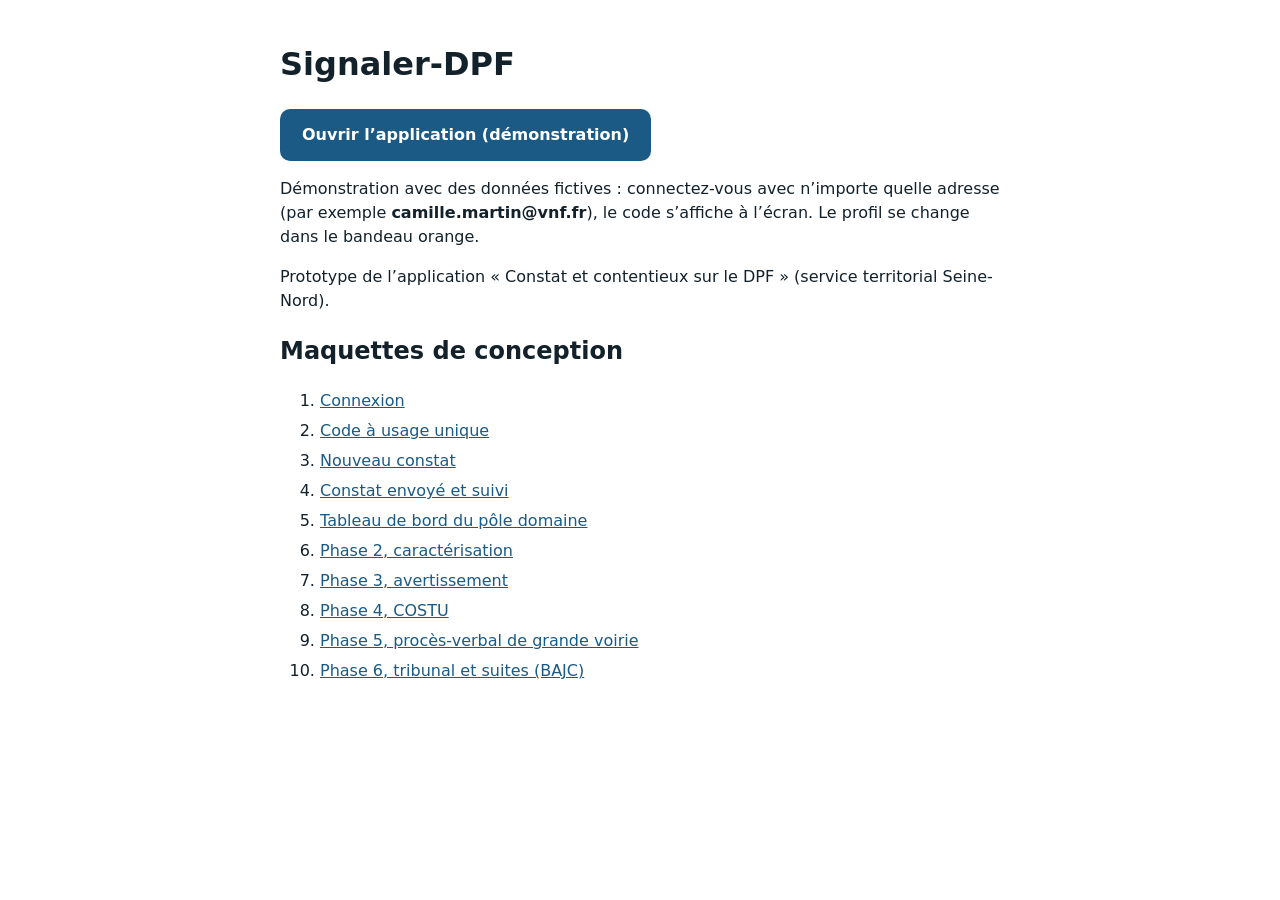
<file: index.html>
<!doctype html>
<html lang="fr"><head><meta charset="utf-8"><meta name="viewport" content="width=device-width, initial-scale=1">
<title>Signaler-DPF</title>
<style>body{font-family:system-ui,sans-serif;max-width:720px;margin:40px auto;padding:0 20px;color:#13212B;line-height:1.5}a{color:#1A5A85}.btn{display:inline-block;background:#1A5A85;color:#fff;padding:14px 22px;border-radius:10px;text-decoration:none;font-weight:600}li{margin:6px 0}</style>
</head><body>
<h1>Signaler-DPF</h1>
<p><a class="btn" href="app/">Ouvrir l’application (démonstration)</a></p>
<p>Démonstration avec des données fictives : connectez-vous avec n’importe quelle adresse (par exemple <b>camille.martin@vnf.fr</b>), le code s’affiche à l’écran. Le profil se change dans le bandeau orange.</p>
<p>Prototype de l’application « Constat et contentieux sur le DPF » (service territorial Seine-Nord).</p>
<h2>Maquettes de conception</h2>
<ol>
<li><a href="maquettes/Main.dc.html">Connexion</a></li>
<li><a href="maquettes/Code.dc.html">Code à usage unique</a></li>
<li><a href="maquettes/Signalement.dc.html">Nouveau constat</a></li>
<li><a href="maquettes/Suivi.dc.html">Constat envoyé et suivi</a></li>
<li><a href="maquettes/TableauDeBord.dc.html">Tableau de bord du pôle domaine</a></li>
<li><a href="maquettes/Phase2.dc.html">Phase 2, caractérisation</a></li>
<li><a href="maquettes/Phase3.dc.html">Phase 3, avertissement</a></li>
<li><a href="maquettes/Phase4.dc.html">Phase 4, COSTU</a></li>
<li><a href="maquettes/Phase5.dc.html">Phase 5, procès-verbal de grande voirie</a></li>
<li><a href="maquettes/Phase6.dc.html">Phase 6, tribunal et suites (BAJC)</a></li>
</ol>
</body></html>
</file>
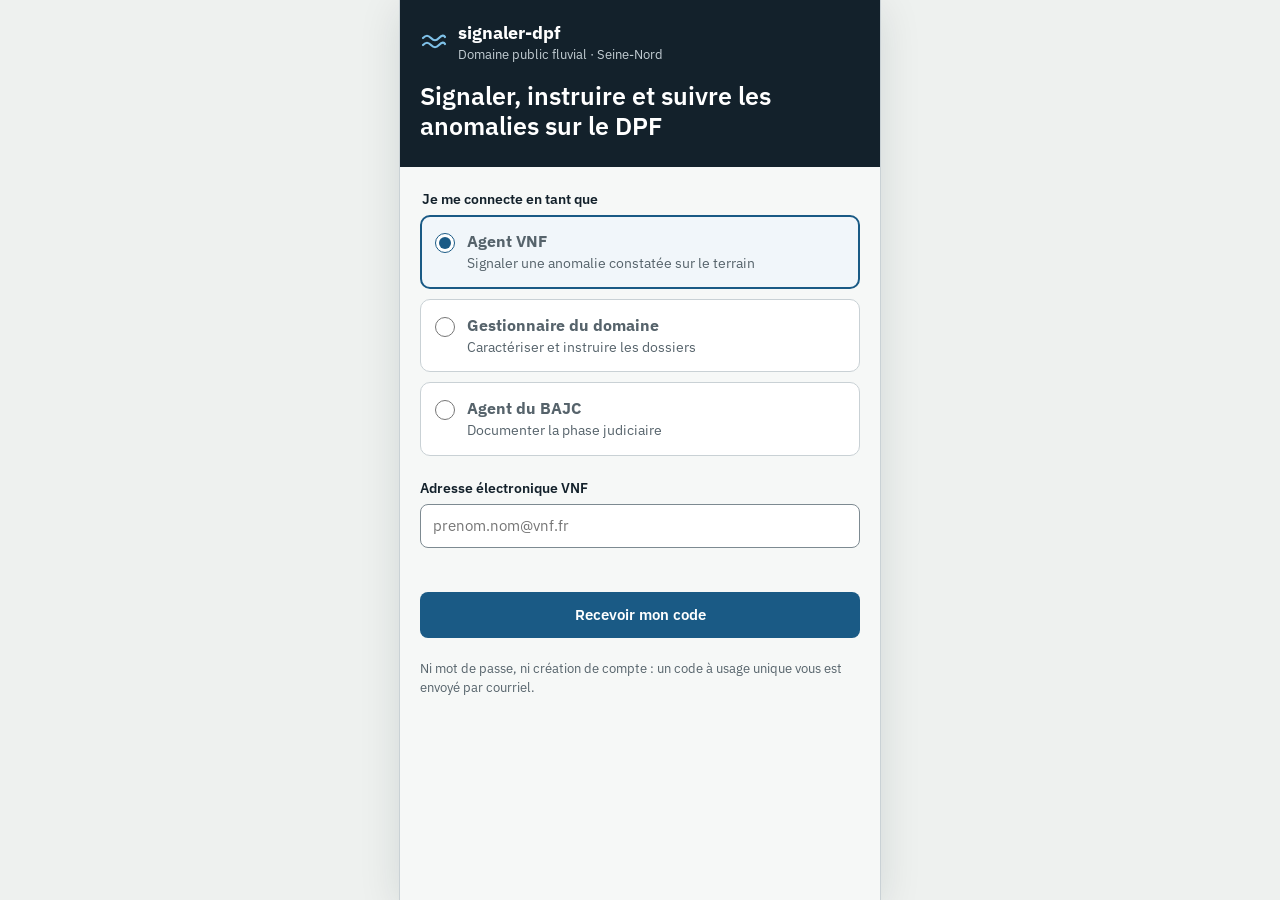
<file: app/index.html>
<!doctype html>
<html lang="fr">
<head>
<meta charset="utf-8">
<meta name="viewport" content="width=device-width, initial-scale=1">
<title>Signaler-DPF</title>
<link rel="preconnect" href="https://fonts.googleapis.com">
<link rel="stylesheet" href="https://fonts.googleapis.com/css2?family=IBM+Plex+Mono:wght@500&family=IBM+Plex+Sans:wght@400;500;600;700&display=swap">
<link rel="stylesheet" href="./style.css">
<script src="./config.js"></script>
<script src="./demo.js"></script>
</head>
<body>
<header class="topbar" id="topbar" hidden>
  <div class="wrap topbar-in">
    <a class="brand" href="#/">
      <svg width="26" height="26" viewBox="0 0 28 28" aria-hidden="true" fill="none" stroke="#7FC1E8" stroke-width="2.4" stroke-linecap="round"><path d="M3 10c3-3 5-3 8 0s5 3 8 0 5-3 6-1"/><path d="M3 17c3-3 5-3 8 0s5 3 8 0 5-3 6-1"/></svg>
      <span>signaler-dpf</span>
    </a>
    <nav id="nav" aria-label="Navigation principale"></nav>
    <div class="me" id="me"></div>
  </div>
</header>
<main id="app" aria-live="polite"></main>
<div id="toast" class="toast" role="status" hidden></div>
<script type="module" src="./app.js"></script>
</body>
</html>
</file>
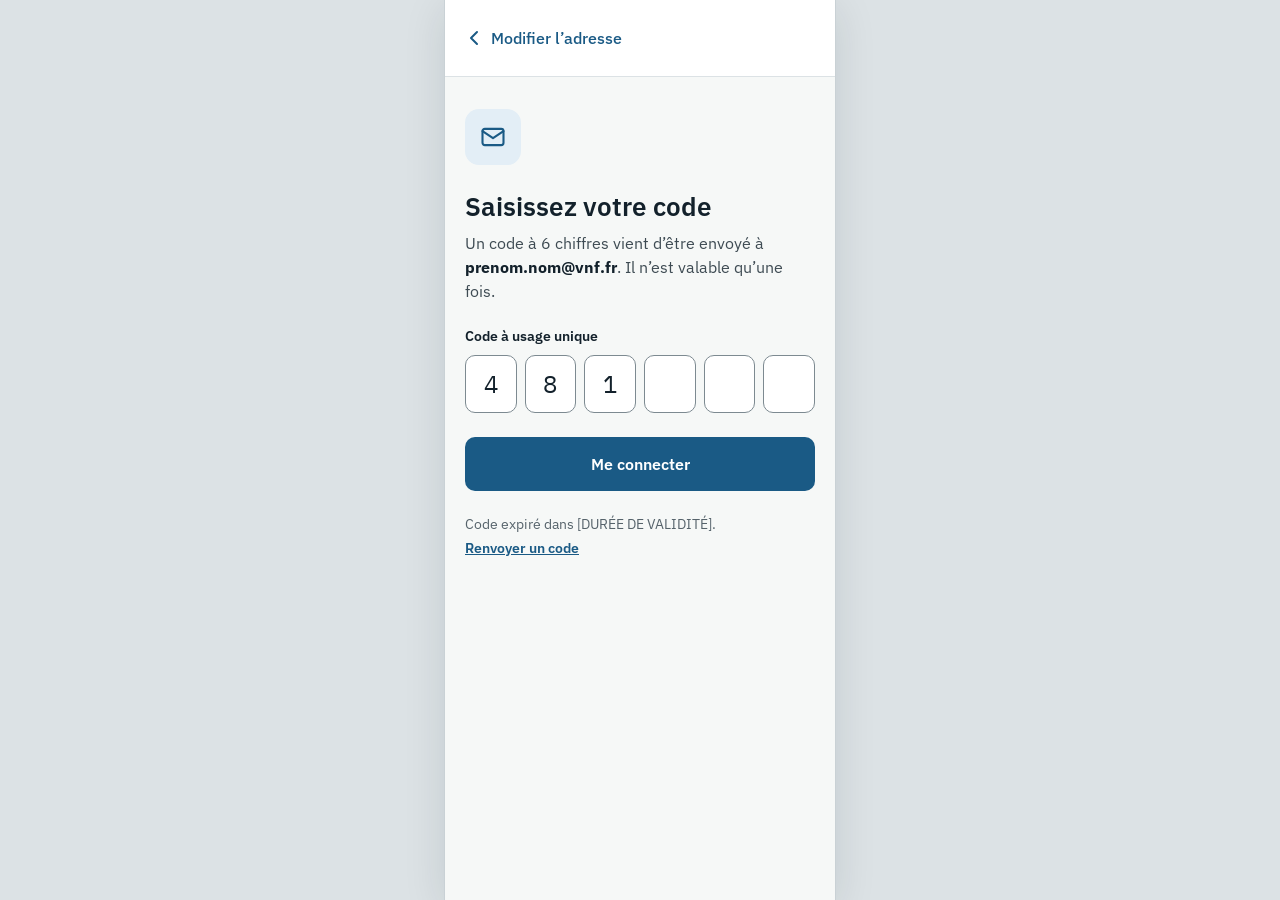
<file: maquettes/Code.dc.html>
<!doctype html>
<html lang="fr">
<head>
<meta charset="utf-8">
<meta name="viewport" content="width=device-width, initial-scale=1">
<title>Signaler-DPF — Code à usage unique</title>
<link rel="stylesheet" href="https://fonts.googleapis.com/css2?family=IBM+Plex+Mono:wght@500&amp;family=IBM+Plex+Sans:wght@400;500;600;700&amp;display=swap">
<style>
body{margin:0;background:#EEF1EF}
a{color:#1A5A85}a:hover{color:#0F3D5C}
.btn{display:flex;align-items:center;justify-content:center;gap:8px;min-height:52px;padding:0 18px;border-radius:10px;font-weight:600;font-size:16px;text-decoration:none;border:1px solid transparent}
.btn-p{background:#1A5A85;color:#fff}.btn-p:hover{background:#0F3D5C;color:#fff}
.digit{box-sizing:border-box;width:100%;height:58px;text-align:center;font-family:'IBM Plex Mono',monospace;font-size:24px;border:1px solid #7D8A91;border-radius:10px;background:#fff;color:#13212B}
</style>

<style>
body{background:#DCE2E5}
#dc-root{display:flex;justify-content:center;min-height:100vh}
#dc-root>div{height:auto!important;min-height:100vh;box-shadow:0 0 0 1px #C9D1D5,0 8px 40px rgba(19,33,43,.12)}
@media (max-width:440px){#dc-root>div{width:100%!important;box-shadow:none}}
</style>
<script src="./dc-lite.js"></script>
</head>
<body>
<template id="dc-template">

<div style="width:390px;height:844px;box-sizing:border-box;display:flex;flex-direction:column;font-family:'IBM Plex Sans',sans-serif;color:#13212B;background:#F6F8F7">
<header style="padding:16px 20px;display:flex;align-items:center;gap:8px;border-bottom:1px solid #DCE2E5;background:#fff">
<a href="Main.dc.html" style="display:inline-flex;align-items:center;gap:6px;min-height:44px;font-weight:500;text-decoration:none">
<svg width="20" height="20" viewBox="0 0 20 20" aria-hidden="true" fill="none" stroke="currentColor" stroke-width="2" stroke-linecap="round" stroke-linejoin="round"><path d="M12 4l-6 6 6 6"></path></svg>Modifier l’adresse</a>
</header>
<main style="flex:1;padding:32px 20px;display:flex;flex-direction:column;gap:24px">
<div style="width:56px;height:56px;border-radius:14px;background:#E3EEF6;display:flex;align-items:center;justify-content:center">
<svg width="28" height="28" viewBox="0 0 24 24" aria-hidden="true" fill="none" stroke="#1A5A85" stroke-width="1.8" stroke-linecap="round" stroke-linejoin="round"><rect x="3" y="5" width="18" height="14" rx="2"></rect><path d="M3 7l9 6 9-6"></path></svg>
</div>
<div style="display:flex;flex-direction:column;gap:8px">
<h1 style="margin:0;font-size:26px;font-weight:600">Saisissez votre code</h1>
<p style="margin:0;font-size:16px;line-height:1.5;color:#3E4B53">Un code à 6 chiffres vient d’être envoyé à <strong style="color:#13212B">{{mail}}</strong>. Il n’est valable qu’une fois.</p>
</div>
<fieldset style="border:0;margin:0;padding:0">
<legend style="font-size:14px;font-weight:600;margin-bottom:10px;padding:0">Code à usage unique</legend>
<div style="display:grid;grid-template-columns:repeat(6,minmax(0,1fr));gap:8px">
<input class="digit" inputmode="numeric" maxlength="1" aria-label="Chiffre 1" value="4">
<input class="digit" inputmode="numeric" maxlength="1" aria-label="Chiffre 2" value="8">
<input class="digit" inputmode="numeric" maxlength="1" aria-label="Chiffre 3" value="1">
<input class="digit" inputmode="numeric" maxlength="1" aria-label="Chiffre 4">
<input class="digit" inputmode="numeric" maxlength="1" aria-label="Chiffre 5">
<input class="digit" inputmode="numeric" maxlength="1" aria-label="Chiffre 6">
</div>
</fieldset>
<a class="btn btn-p" href="Signalement.dc.html">Me connecter</a>
<div style="display:flex;flex-direction:column;gap:6px;font-size:14px;color:#56636B">
<span>Code expiré dans [DURÉE DE VALIDITÉ].</span>
<a href="#" style="font-weight:600">Renvoyer un code</a>
</div>
</main>
</div>
</template>
<div id="dc-root"></div>
<script type="text/x-dc" data-dc-script data-props='{"$preview":{"width":390,"height":844}}'>
class Component extends DCLogic {
renderVals() {
const readMail = () => { try { return localStorage.getItem('dpf_email') || ''; } catch (e) { return ''; } };
const mail = readMail() || 'prenom.nom@vnf.fr';
const nom = (readMail().split('@')[0] || 'prenom.nom').split(/[._-]+/).filter(Boolean).map(s => s.charAt(0).toUpperCase() + s.slice(1)).join(' ');
return { mail };
}
}
</script>
</body>
</html>
</file>
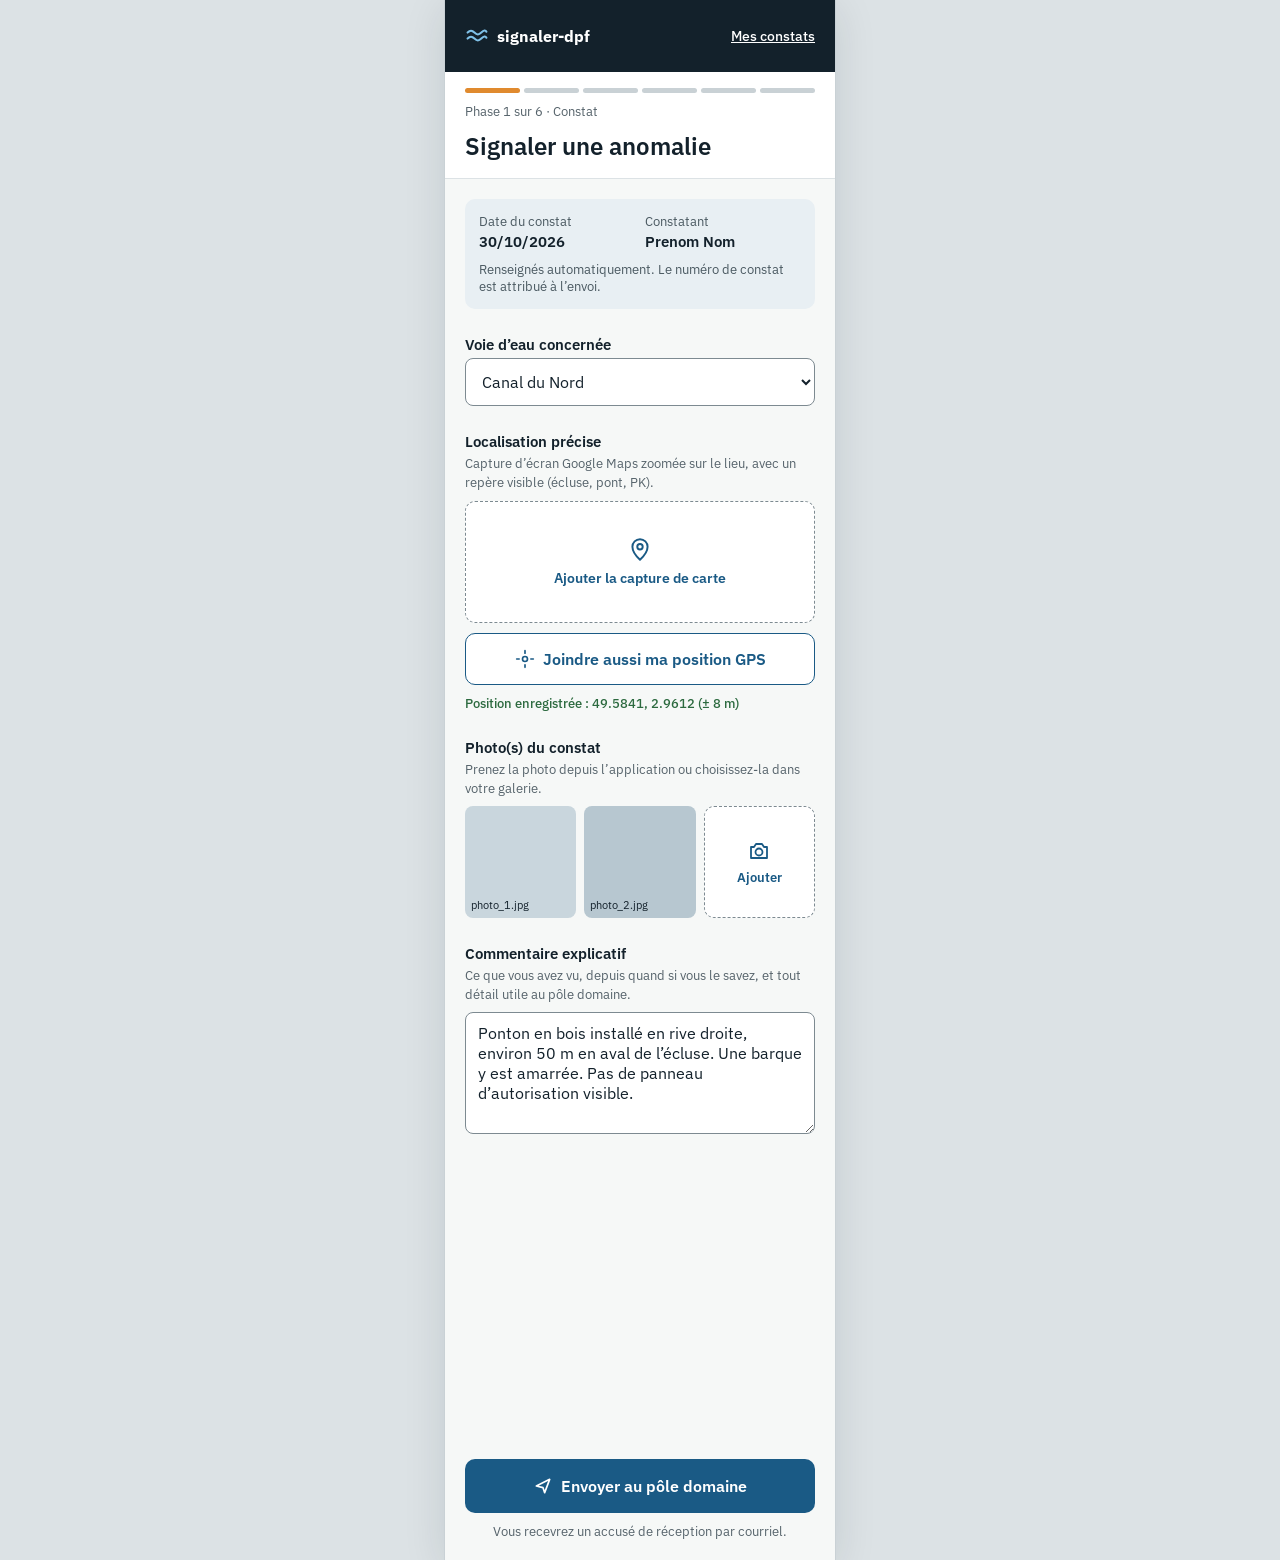
<file: maquettes/Signalement.dc.html>
<!doctype html>
<html lang="fr">
<head>
<meta charset="utf-8">
<meta name="viewport" content="width=device-width, initial-scale=1">
<title>Signaler-DPF — Nouveau constat</title>
<link rel="stylesheet" href="https://fonts.googleapis.com/css2?family=IBM+Plex+Mono:wght@500&amp;family=IBM+Plex+Sans:wght@400;500;600;700&amp;display=swap">
<style>
body{margin:0;background:#EEF1EF}
a{color:#1A5A85}a:hover{color:#0F3D5C}
.lbl{display:block;font-size:15px;font-weight:600;margin-bottom:4px;color:#13212B}
.hint{font-size:13px;line-height:1.45;color:#56636B;margin:0 0 8px}
.in{box-sizing:border-box;width:100%;min-height:48px;padding:10px 12px;border:1px solid #7D8A91;border-radius:8px;font:inherit;font-size:16px;color:#13212B;background:#fff}
.btn{display:flex;align-items:center;justify-content:center;gap:8px;min-height:52px;padding:0 18px;border-radius:10px;font:inherit;font-weight:600;font-size:16px;text-decoration:none;border:1px solid transparent;cursor:pointer}
.btn-p{background:#1A5A85;color:#fff}.btn-p:hover{background:#0F3D5C;color:#fff}
.btn-s{background:#fff;color:#1A5A85;border-color:#1A5A85}
.drop{display:flex;flex-direction:column;align-items:center;justify-content:center;gap:6px;min-height:120px;border:1.5px dashed #7D8A91;border-radius:10px;background:#fff;font-size:14px;font-weight:600;color:#1A5A85;cursor:pointer}
</style>

<style>
body{background:#DCE2E5}
#dc-root{display:flex;justify-content:center;min-height:100vh}
#dc-root>div{height:auto!important;min-height:100vh;box-shadow:0 0 0 1px #C9D1D5,0 8px 40px rgba(19,33,43,.12)}
@media (max-width:440px){#dc-root>div{width:100%!important;box-shadow:none}}
</style>
<script src="./dc-lite.js"></script>
</head>
<body>
<template id="dc-template">

<div style="width:390px;min-height:1560px;box-sizing:border-box;display:flex;flex-direction:column;font-family:'IBM Plex Sans',sans-serif;color:#13212B;background:#F6F8F7">
<header style="background:#13212B;color:#fff;padding:14px 20px;display:flex;align-items:center;justify-content:space-between">
<div style="display:flex;align-items:center;gap:8px">
<svg width="24" height="24" viewBox="0 0 28 28" aria-hidden="true" fill="none" stroke="#7FC1E8" stroke-width="2.4" stroke-linecap="round"><path d="M3 10c3-3 5-3 8 0s5 3 8 0 5-3 6-1"></path><path d="M3 17c3-3 5-3 8 0s5 3 8 0 5-3 6-1"></path></svg>
<span style="font-weight:700;font-size:16px">signaler-dpf</span>
</div>
<a href="Suivi.dc.html" style="color:#fff;font-size:14px;font-weight:500;min-height:44px;display:inline-flex;align-items:center">Mes constats</a>
</header>
<div style="background:#fff;border-bottom:1px solid #DCE2E5;padding:16px 20px;display:flex;flex-direction:column;gap:10px">
<div style="display:grid;grid-template-columns:repeat(6,minmax(0,1fr));gap:4px" aria-hidden="true">
<div style="height:5px;border-radius:3px;background:#E08A2E"></div>
<div style="height:5px;border-radius:3px;background:#C9D1D5"></div>
<div style="height:5px;border-radius:3px;background:#C9D1D5"></div>
<div style="height:5px;border-radius:3px;background:#C9D1D5"></div>
<div style="height:5px;border-radius:3px;background:#C9D1D5"></div>
<div style="height:5px;border-radius:3px;background:#C9D1D5"></div>
</div>
<span style="font-size:13px;color:#56636B">Phase 1 sur 6 · Constat</span>
<h1 style="margin:0;font-size:24px;font-weight:600">Signaler une anomalie</h1>
</div>
<form style="flex:1;padding:20px;display:flex;flex-direction:column;gap:26px">
<section aria-label="Informations automatiques" style="display:grid;grid-template-columns:repeat(2,minmax(0,1fr));gap:10px;padding:14px;border-radius:10px;background:#E8EFF3;font-size:13px">
<div style="display:flex;flex-direction:column;gap:2px"><span style="color:#4A5961">Date du constat</span><span style="font-weight:600;font-size:15px">30/10/2026</span></div>
<div style="display:flex;flex-direction:column;gap:2px"><span style="color:#4A5961">Constatant</span><span style="font-weight:600;font-size:15px">{{nom}}</span></div>
<div style="grid-column:span 2;color:#4A5961">Renseignés automatiquement. Le numéro de constat est attribué à l’envoi.</div>
</section>
<div>
<label class="lbl" for="voie">Voie d’eau concernée</label>
<select class="in" id="voie">
<option>Choisir une voie d’eau…</option>
<option>Rivière Oise canalisée</option>
<option>Canal latéral à l’Oise</option>
<option>Vieille Oise</option>
<option>Rivière Aisne canalisée</option>
<option selected>Canal du Nord</option>
<option>Canal de la Somme</option>
</select>
</div>
<div>
<span class="lbl">Localisation précise</span>
<p class="hint">Capture d’écran Google Maps zoomée sur le lieu, avec un repère visible (écluse, pont, PK).</p>
<div style="display:flex;flex-direction:column;gap:10px">
<label class="drop">
<svg width="26" height="26" viewBox="0 0 24 24" aria-hidden="true" fill="none" stroke="currentColor" stroke-width="1.8" stroke-linecap="round" stroke-linejoin="round"><path d="M12 21s-7-6.5-7-12a7 7 0 0 1 14 0c0 5.5-7 12-7 12z"></path><circle cx="12" cy="9" r="2.5"></circle></svg>
Ajouter la capture de carte
<input type="file" accept="image/*" style="position:absolute;width:1px;height:1px;opacity:0">
</label>
<button type="button" class="btn btn-s">
<svg width="20" height="20" viewBox="0 0 24 24" aria-hidden="true" fill="none" stroke="currentColor" stroke-width="2" stroke-linecap="round"><circle cx="12" cy="12" r="3"></circle><path d="M12 2v3M12 19v3M2 12h3M19 12h3"></path></svg>
Joindre aussi ma position GPS</button>
<span style="font-size:13px;color:#2C6A3F;font-weight:500">Position enregistrée : 49.5841, 2.9612 (± 8 m)</span>
</div>
</div>
<div>
<span class="lbl">Photo(s) du constat</span>
<p class="hint">Prenez la photo depuis l’application ou choisissez-la dans votre galerie.</p>
<div style="display:grid;grid-template-columns:repeat(3,minmax(0,1fr));gap:8px">
<div style="aspect-ratio:1;border-radius:8px;background:#C9D6DD;display:flex;align-items:flex-end;padding:6px;box-sizing:border-box;font-size:11px;color:#13212B">photo_1.jpg</div>
<div style="aspect-ratio:1;border-radius:8px;background:#B7C7D0;display:flex;align-items:flex-end;padding:6px;box-sizing:border-box;font-size:11px;color:#13212B">photo_2.jpg</div>
<label class="drop" style="min-height:0;aspect-ratio:1;font-size:13px">
<svg width="24" height="24" viewBox="0 0 24 24" aria-hidden="true" fill="none" stroke="currentColor" stroke-width="1.8" stroke-linecap="round" stroke-linejoin="round"><path d="M4 8h3l2-3h6l2 3h3v11H4z"></path><circle cx="12" cy="13" r="3.5"></circle></svg>
Ajouter
<input type="file" accept="image/*" capture="environment" multiple style="position:absolute;width:1px;height:1px;opacity:0">
</label>
</div>
</div>
<div>
<label class="lbl" for="com">Commentaire explicatif</label>
<p class="hint">Ce que vous avez vu, depuis quand si vous le savez, et tout détail utile au pôle domaine.</p>
<textarea class="in" id="com" rows="5" style="resize:vertical">Ponton en bois installé en rive droite, environ 50 m en aval de l’écluse. Une barque y est amarrée. Pas de panneau d’autorisation visible.</textarea>
</div>
<div style="display:flex;flex-direction:column;gap:10px;margin-top:auto;padding-top:8px">
<a class="btn btn-p" href="Suivi.dc.html">
<svg width="20" height="20" viewBox="0 0 24 24" aria-hidden="true" fill="none" stroke="currentColor" stroke-width="2" stroke-linecap="round" stroke-linejoin="round"><path d="M4 12l16-8-6 16-2-6z"></path></svg>
Envoyer au pôle domaine</a>
<p style="margin:0;font-size:13px;color:#56636B;text-align:center">Vous recevrez un accusé de réception par courriel.</p>
</div>
</form>
</div>
</template>
<div id="dc-root"></div>
<script type="text/x-dc" data-dc-script data-props='{"$preview":{"width":390,"height":1560}}'>
class Component extends DCLogic {
renderVals() {
const readMail = () => { try { return localStorage.getItem('dpf_email') || ''; } catch (e) { return ''; } };
const mail = readMail() || 'prenom.nom@vnf.fr';
const nom = (readMail().split('@')[0] || 'prenom.nom').split(/[._-]+/).filter(Boolean).map(s => s.charAt(0).toUpperCase() + s.slice(1)).join(' ');
return { nom };
}
}
</script>
</body>
</html>
</file>
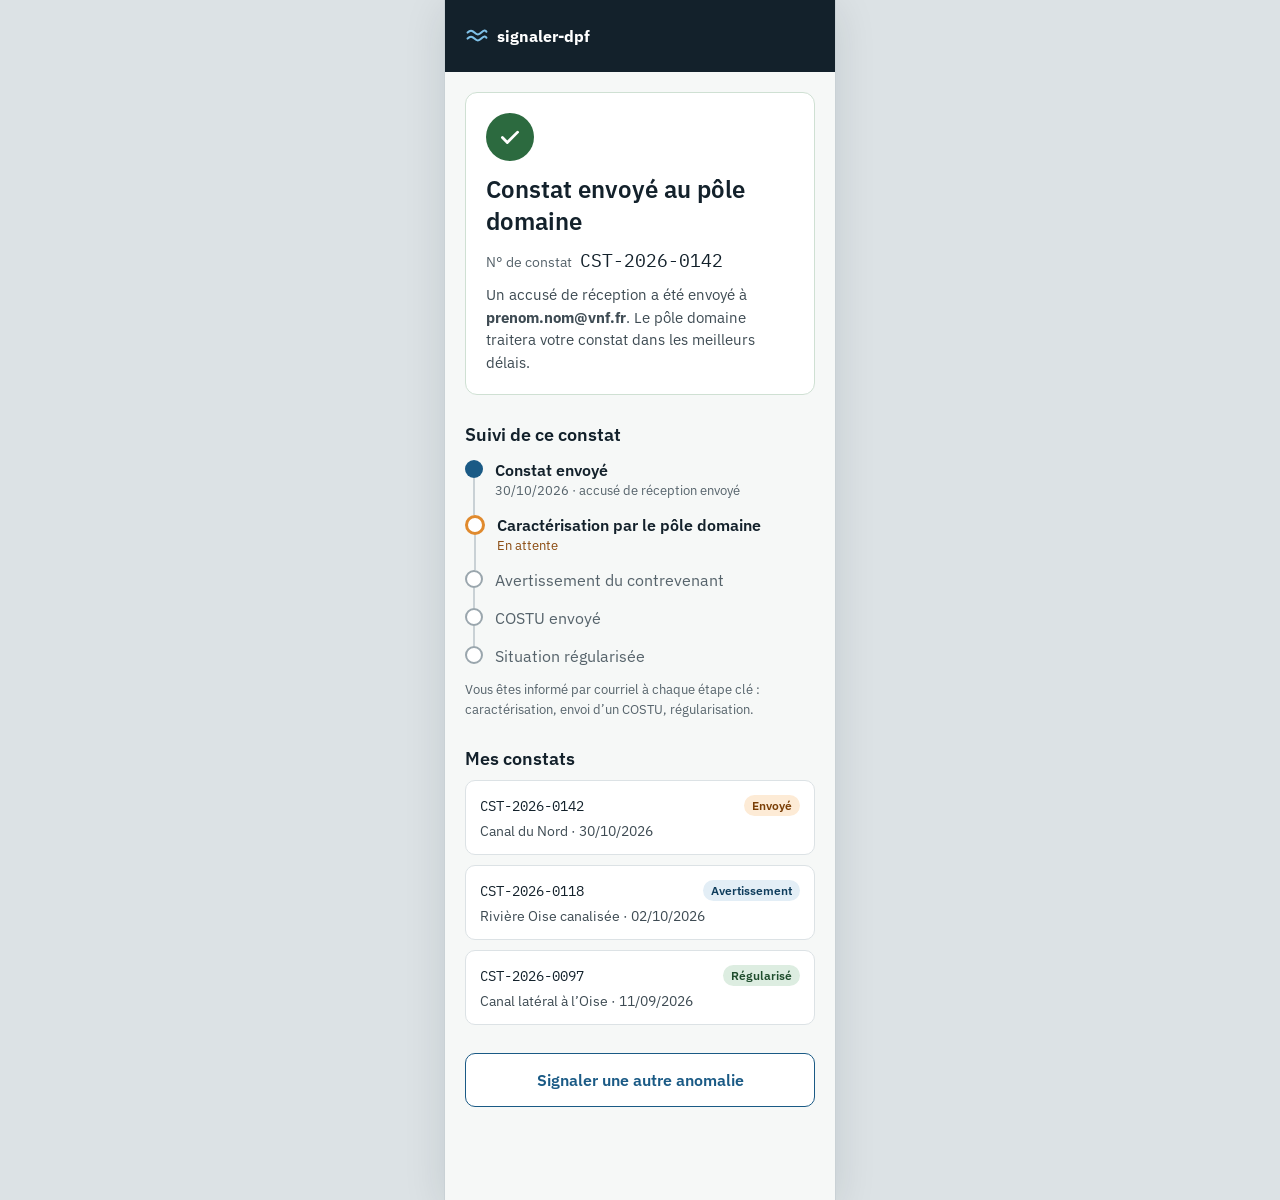
<file: maquettes/Suivi.dc.html>
<!doctype html>
<html lang="fr">
<head>
<meta charset="utf-8">
<meta name="viewport" content="width=device-width, initial-scale=1">
<title>Signaler-DPF — Constat envoyé et suivi</title>
<link rel="stylesheet" href="https://fonts.googleapis.com/css2?family=IBM+Plex+Mono:wght@500&amp;family=IBM+Plex+Sans:wght@400;500;600;700&amp;display=swap">
<style>
body{margin:0;background:#EEF1EF}
a{color:#1A5A85}a:hover{color:#0F3D5C}
.btn{display:flex;align-items:center;justify-content:center;gap:8px;min-height:52px;padding:0 18px;border-radius:10px;font-weight:600;font-size:16px;text-decoration:none;border:1px solid transparent}
.btn-s{background:#fff;color:#1A5A85;border-color:#1A5A85}
.mono{font-family:'IBM Plex Mono',monospace}
</style>

<style>
body{background:#DCE2E5}
#dc-root{display:flex;justify-content:center;min-height:100vh}
#dc-root>div{height:auto!important;min-height:100vh;box-shadow:0 0 0 1px #C9D1D5,0 8px 40px rgba(19,33,43,.12)}
@media (max-width:440px){#dc-root>div{width:100%!important;box-shadow:none}}
</style>
<script src="./dc-lite.js"></script>
</head>
<body>
<template id="dc-template">

<div style="width:390px;min-height:1200px;box-sizing:border-box;display:flex;flex-direction:column;font-family:'IBM Plex Sans',sans-serif;color:#13212B;background:#F6F8F7">
<header style="background:#13212B;color:#fff;padding:14px 20px;display:flex;align-items:center;gap:8px;min-height:44px">
<svg width="24" height="24" viewBox="0 0 28 28" aria-hidden="true" fill="none" stroke="#7FC1E8" stroke-width="2.4" stroke-linecap="round"><path d="M3 10c3-3 5-3 8 0s5 3 8 0 5-3 6-1"></path><path d="M3 17c3-3 5-3 8 0s5 3 8 0 5-3 6-1"></path></svg>
<span style="font-weight:700;font-size:16px">signaler-dpf</span>
</header>
<main style="padding:20px;display:flex;flex-direction:column;gap:28px">
<section style="background:#fff;border:1px solid #CFE0D3;border-radius:12px;padding:20px;display:flex;flex-direction:column;gap:12px">
<div style="width:48px;height:48px;border-radius:50%;background:#2C6A3F;display:flex;align-items:center;justify-content:center">
<svg width="26" height="26" viewBox="0 0 24 24" aria-hidden="true" fill="none" stroke="#fff" stroke-width="2.6" stroke-linecap="round" stroke-linejoin="round"><path d="M5 12.5l4.5 4.5L19 7.5"></path></svg>
</div>
<h1 style="margin:0;font-size:24px;font-weight:600">Constat envoyé au pôle domaine</h1>
<div style="display:flex;align-items:baseline;gap:8px"><span style="font-size:14px;color:#56636B">N° de constat</span><span class="mono" style="font-size:18px">CST-2026-0142</span></div>
<p style="margin:0;font-size:15px;line-height:1.5;color:#3E4B53">Un accusé de réception a été envoyé à <strong>{{mail}}</strong>. Le pôle domaine traitera votre constat dans les meilleurs délais.</p>
</section>
<section style="display:flex;flex-direction:column;gap:14px">
<h2 style="margin:0;font-size:18px;font-weight:600">Suivi de ce constat</h2>
<ol style="list-style:none;margin:0;padding:0;display:flex;flex-direction:column">
<li style="display:flex;gap:12px">
<div style="display:flex;flex-direction:column;align-items:center"><div style="width:18px;height:18px;border-radius:50%;background:#1A5A85"></div><div style="width:2px;flex:1;min-height:28px;background:#C9D1D5"></div></div>
<div style="padding-bottom:16px;display:flex;flex-direction:column;gap:2px"><span style="font-weight:600">Constat envoyé</span><span style="font-size:13px;color:#56636B">30/10/2026 · accusé de réception envoyé</span></div>
</li>
<li style="display:flex;gap:12px">
<div style="display:flex;flex-direction:column;align-items:center"><div style="width:14px;height:14px;border-radius:50%;border:3px solid #E08A2E;background:#fff"></div><div style="width:2px;flex:1;min-height:28px;background:#C9D1D5"></div></div>
<div style="padding-bottom:16px;display:flex;flex-direction:column;gap:2px"><span style="font-weight:600">Caractérisation par le pôle domaine</span><span style="font-size:13px;color:#8A4A0F">En attente</span></div>
</li>
<li style="display:flex;gap:12px">
<div style="display:flex;flex-direction:column;align-items:center"><div style="width:14px;height:14px;border-radius:50%;border:2px solid #9AA6AD;background:#fff"></div><div style="width:2px;flex:1;min-height:20px;background:#C9D1D5"></div></div>
<div style="padding-bottom:12px;color:#56636B">Avertissement du contrevenant</div>
</li>
<li style="display:flex;gap:12px">
<div style="display:flex;flex-direction:column;align-items:center"><div style="width:14px;height:14px;border-radius:50%;border:2px solid #9AA6AD;background:#fff"></div><div style="width:2px;flex:1;min-height:20px;background:#C9D1D5"></div></div>
<div style="padding-bottom:12px;color:#56636B">COSTU envoyé</div>
</li>
<li style="display:flex;gap:12px">
<div style="display:flex;flex-direction:column;align-items:center"><div style="width:14px;height:14px;border-radius:50%;border:2px solid #9AA6AD;background:#fff"></div></div>
<div style="color:#56636B">Situation régularisée</div>
</li>
</ol>
<p style="margin:0;font-size:13px;line-height:1.5;color:#56636B">Vous êtes informé par courriel à chaque étape clé : caractérisation, envoi d’un COSTU, régularisation.</p>
</section>
<section style="display:flex;flex-direction:column;gap:10px">
<h2 style="margin:0;font-size:18px;font-weight:600">Mes constats</h2>
<a href="#" style="text-decoration:none;color:#13212B;background:#fff;border:1px solid #DCE2E5;border-radius:10px;padding:14px;display:flex;flex-direction:column;gap:6px">
<div style="display:flex;justify-content:space-between;align-items:center"><span class="mono" style="font-size:14px">CST-2026-0142</span><span style="font-size:12px;font-weight:600;padding:3px 8px;border-radius:999px;background:#FDEBD6;color:#7A3E06">Envoyé</span></div>
<span style="font-size:14px;color:#3E4B53">Canal du Nord · 30/10/2026</span>
</a>
<a href="#" style="text-decoration:none;color:#13212B;background:#fff;border:1px solid #DCE2E5;border-radius:10px;padding:14px;display:flex;flex-direction:column;gap:6px">
<div style="display:flex;justify-content:space-between;align-items:center"><span class="mono" style="font-size:14px">CST-2026-0118</span><span style="font-size:12px;font-weight:600;padding:3px 8px;border-radius:999px;background:#E3EEF6;color:#0F3D5C">Avertissement</span></div>
<span style="font-size:14px;color:#3E4B53">Rivière Oise canalisée · 02/10/2026</span>
</a>
<a href="#" style="text-decoration:none;color:#13212B;background:#fff;border:1px solid #DCE2E5;border-radius:10px;padding:14px;display:flex;flex-direction:column;gap:6px">
<div style="display:flex;justify-content:space-between;align-items:center"><span class="mono" style="font-size:14px">CST-2026-0097</span><span style="font-size:12px;font-weight:600;padding:3px 8px;border-radius:999px;background:#DDEDE1;color:#1F4D2D">Régularisé</span></div>
<span style="font-size:14px;color:#3E4B53">Canal latéral à l’Oise · 11/09/2026</span>
</a>
</section>
<a class="btn btn-s" href="Signalement.dc.html">Signaler une autre anomalie</a>
</main>
</div>
</template>
<div id="dc-root"></div>
<script type="text/x-dc" data-dc-script data-props='{"$preview":{"width":390,"height":1200}}'>
class Component extends DCLogic {
renderVals() {
const readMail = () => { try { return localStorage.getItem('dpf_email') || ''; } catch (e) { return ''; } };
const mail = readMail() || 'prenom.nom@vnf.fr';
const nom = (readMail().split('@')[0] || 'prenom.nom').split(/[._-]+/).filter(Boolean).map(s => s.charAt(0).toUpperCase() + s.slice(1)).join(' ');
return { mail };
}
}
</script>
</body>
</html>
</file>
<file: app/style.css>
:root{
  --ink:#13212B; --ink2:#3E4B53; --muted:#56636B; --line:#DCE2E5; --line2:#C9D1D5;
  --bg:#EEF1EF; --card:#fff; --blue:#1A5A85; --blue-d:#0F3D5C; --blue-l:#E3EEF6;
  --orange:#E08A2E; --late:#8A3B05; --late-bg:#FFF6EC; --late-line:#F0C9A3;
  --green:#2C6A3F; --green-d:#1F4D2D; --green-bg:#F5FAF6; --green-line:#CFE0D3; --red:#A12C2C;
}
*{box-sizing:border-box}
body{margin:0;font-family:'IBM Plex Sans',system-ui,sans-serif;color:var(--ink);background:var(--bg);font-size:15px;line-height:1.45}
a{color:var(--blue)}a:hover{color:var(--blue-d)}
h1,h2,h3{margin:0;font-weight:600}
.mono{font-family:'IBM Plex Mono',ui-monospace,monospace}
.muted{color:var(--muted)} .small{font-size:13px}
.wrap{max-width:1360px;margin:0 auto;padding:0 24px}
[hidden]{display:none!important}

/* barre du haut */
.topbar{background:var(--ink);color:#fff}
.topbar-in{min-height:60px;display:flex;flex-wrap:wrap;align-items:center;gap:8px 24px;padding-top:8px;padding-bottom:8px}
.brand{display:flex;align-items:center;gap:10px;color:#fff;text-decoration:none;font-weight:700;font-size:17px}
.brand:hover{color:#fff}
#nav{display:flex;flex-wrap:wrap;gap:4px}
#nav a{color:#D5DEE3;text-decoration:none;padding:10px 12px;border-radius:6px}
#nav a.on{color:#fff;font-weight:600;background:#26394A}
.me{margin-left:auto;display:flex;align-items:center;gap:12px;font-size:14px}
.me .who{display:flex;flex-direction:column;align-items:flex-end}
.me .who small{color:#C3CED4;font-size:12px}
.me button{background:none;border:1px solid #4A5C69;color:#fff;border-radius:6px;min-height:36px;padding:0 10px;font:inherit;font-size:13px;cursor:pointer}

/* page */
.page{max-width:1360px;margin:0 auto;padding:24px 24px 64px;display:flex;flex-direction:column;gap:22px}
.page-narrow{max-width:520px}
.title-row{display:flex;flex-wrap:wrap;align-items:flex-end;justify-content:space-between;gap:12px}
.title-row h1{font-size:28px}
.cols{display:flex;flex-wrap:wrap;gap:22px;align-items:flex-start}
.col-main{flex:999 1 560px;min-width:0;display:flex;flex-direction:column;gap:20px}
.col-side{flex:1 1 320px;min-width:0;display:flex;flex-direction:column;gap:20px}
.card{background:var(--card);border:1px solid var(--line);border-radius:12px;padding:22px;display:flex;flex-direction:column;gap:16px}
.card.active{border:2px solid var(--blue);padding:21px}
.card.regul{background:var(--green-bg);border-color:var(--green-line)}
.card h2{font-size:18px}
.card h3{font-size:16px}
.grid{display:grid;grid-template-columns:repeat(auto-fit,minmax(220px,1fr));gap:16px;align-items:start}
.kv{display:flex;flex-direction:column;gap:2px}
.kv span:first-child{font-size:13px;color:var(--muted)}

/* formulaires */
label.lbl,.lbl{display:block;font-size:14px;font-weight:600;margin-bottom:6px}
.hint{font-size:13px;color:var(--muted);margin:4px 0 0}
.in{width:100%;min-height:44px;padding:10px 12px;border:1px solid #7D8A91;border-radius:8px;font:inherit;font-size:15px;color:var(--ink);background:#fff}
.in:disabled,.in[readonly]{background:#F1F4F5;border-color:var(--line2);color:var(--ink2)}
textarea.in{resize:vertical}
.btn{display:inline-flex;align-items:center;justify-content:center;gap:8px;min-height:46px;padding:0 20px;border-radius:8px;font:inherit;font-weight:600;font-size:15px;text-decoration:none;border:1px solid transparent;cursor:pointer}
.btn-p{background:var(--blue);color:#fff}.btn-p:hover{background:var(--blue-d);color:#fff}
.btn-s{background:#fff;color:var(--blue);border-color:var(--blue)}
.btn-g{background:#fff;color:var(--green-d);border-color:var(--green)}
.btn:disabled{background:#C9D1D5;color:var(--ink2);border-color:#C9D1D5;cursor:not-allowed}
.btn-block{width:100%}
.actions{display:flex;flex-wrap:wrap;align-items:center;gap:14px;padding-top:12px;border-top:1px solid #E3E8EA}
.files{display:flex;flex-wrap:wrap;gap:8px}
.file{display:inline-flex;align-items:center;gap:8px;padding:8px 12px;border:1px solid var(--line2);border-radius:8px;background:#F8FAFA;font-size:14px;text-decoration:none;color:var(--ink)}
.thumbs{display:grid;grid-template-columns:repeat(auto-fill,minmax(140px,1fr));gap:10px}
.thumbs a{display:block;aspect-ratio:4/3;border-radius:8px;overflow:hidden;background:#C9D6DD}
.thumbs img{width:100%;height:100%;object-fit:cover;display:block}
.info{padding:14px 16px;border-radius:10px;background:#E8EFF3;font-size:14px;line-height:1.5}
.warn{padding:14px 16px;border-radius:10px;background:var(--late-bg);border:1px solid var(--late-line);font-size:14px}
.err{padding:12px 14px;border-radius:8px;background:#FBEAEA;color:var(--red);font-size:14px}
fieldset{border:0;margin:0;padding:0}
.radio{display:flex;gap:10px;align-items:center;min-height:36px}
.radio input{width:18px;height:18px;accent-color:var(--blue)}

/* écrans mobiles (connexion, signalement) */
.mobile{max-width:480px;margin:0 auto;min-height:100vh;background:#F6F8F7;box-shadow:0 0 0 1px var(--line2),0 8px 40px rgba(19,33,43,.12);display:flex;flex-direction:column}
.mobile-head{background:var(--ink);color:#fff;padding:20px 20px 26px;display:flex;flex-direction:column;gap:16px}
.mobile-head h1{font-size:25px;line-height:1.2}
.mobile-body{padding:22px 20px 32px;display:flex;flex-direction:column;gap:22px;flex:1}
.role{display:flex;gap:12px;align-items:flex-start;padding:14px;border:1px solid var(--line2);border-radius:10px;background:#fff;cursor:pointer}
.role:has(input:checked){border:2px solid var(--blue);padding:13px;background:#F1F6FA}
.role input{margin:3px 0 0;width:20px;height:20px;accent-color:var(--blue)}
.role b{display:block;font-size:16px}.role span{font-size:14px;color:var(--muted)}
.otp{display:grid;grid-template-columns:repeat(6,minmax(0,1fr));gap:8px}
.otp input{width:100%;height:58px;text-align:center;font-family:'IBM Plex Mono',monospace;font-size:24px;border:1px solid #7D8A91;border-radius:10px;background:#fff;color:var(--ink)}
.auto{display:grid;grid-template-columns:repeat(2,minmax(0,1fr));gap:10px;padding:14px;border-radius:10px;background:#E8EFF3;font-size:13px}
.auto b{display:block;font-size:15px}
.drop{position:relative;display:flex;flex-direction:column;align-items:center;justify-content:center;gap:4px;min-height:96px;border:1.5px dashed #7D8A91;border-radius:10px;background:#fff;font-size:14px;font-weight:600;color:var(--blue);cursor:pointer;text-align:center;padding:10px}
.drop input{position:absolute;inset:0;opacity:0;cursor:pointer}
.drop small{font-weight:400;color:var(--muted)}

/* étapes */
.steps{list-style:none;margin:0;padding:16px 18px;background:#fff;border:1px solid var(--line);border-radius:12px;display:grid;grid-template-columns:repeat(auto-fit,minmax(120px,1fr));gap:12px}
.steps li{display:flex;flex-direction:column;gap:6px}
.steps .bar{height:6px;border-radius:3px;background:var(--line2)}
.steps .done .bar{background:var(--blue)} .steps .now .bar{background:var(--orange)}
.steps small{font-size:12px;color:var(--muted)}
.steps .now b{font-weight:700} .steps .todo b{font-weight:500;color:var(--muted)}
.mini-steps{display:grid;grid-template-columns:repeat(6,minmax(0,1fr));gap:4px}
.mini-steps i{height:5px;border-radius:3px;background:var(--line2)}
.mini-steps i.done{background:var(--blue)} .mini-steps i.now{background:var(--orange)}
.sub{display:flex;align-items:center;gap:12px}
.num{flex:0 0 auto;width:30px;height:30px;border-radius:50%;display:flex;align-items:center;justify-content:center;font-weight:700;font-size:14px;background:#E3E8EA;color:var(--ink2)}
.num.done{background:var(--blue);color:#fff} .num.now{background:var(--orange);color:var(--ink)}
.pill{display:inline-block;white-space:nowrap;font-size:12px;font-weight:600;padding:4px 10px;border-radius:999px;background:#DCE7F0;color:var(--blue-d)}
.pill.late{background:var(--late);color:#fff;border-radius:6px}
.pill.ok{background:#DDEDE1;color:var(--green-d)}
.pill.new{background:#FDEBD6;color:#7A3E06}

/* tableau de bord */
.cards{display:grid;grid-template-columns:repeat(auto-fit,minmax(170px,1fr));gap:12px}
.pcard{display:flex;flex-direction:column;align-items:flex-start;gap:6px;text-align:left;font:inherit;color:var(--ink);cursor:pointer;padding:16px;border-radius:12px;background:#fff;border:1px solid var(--line);margin:1px}
.pcard[aria-pressed="true"]{border:2px solid var(--blue);margin:0;background:#F1F6FA}
.pcard .n{font-size:34px;font-weight:600;line-height:1}
.pcard .l{font-size:15px;font-weight:600;min-height:40px;line-height:1.3}
.alerts{list-style:none;margin:0;padding:0;display:flex;flex-direction:column;gap:10px}
.alerts li{display:flex;flex-wrap:wrap;align-items:center;gap:8px 14px;padding:12px 14px;border-radius:10px;border:1px solid #E3E8EA;background:#fff}
.alerts li.late{border-color:var(--late-line);background:var(--late-bg)}
.alerts .t{flex:1 1 260px;min-width:0;display:flex;flex-direction:column;gap:2px}
.tabs{display:flex;flex-wrap:wrap;gap:6px}
.tabs button{min-height:40px;padding:0 14px;border-radius:999px;font:inherit;font-size:14px;font-weight:600;cursor:pointer;border:1px solid var(--line2);background:#fff;color:#26343D}
.tabs button[aria-pressed="true"]{border-color:var(--blue);background:var(--blue);color:#fff}
.scroll{overflow-x:auto}
table{width:100%;min-width:900px;border-collapse:collapse}
th{text-align:left;font-size:13px;font-weight:600;color:var(--ink2);padding:10px 12px;border-bottom:1px solid var(--line2);white-space:nowrap}
td{padding:12px;border-bottom:1px solid #E3E8EA;font-size:14px;vertical-align:top}
.bars{display:flex;flex-direction:column;gap:10px}
.bars .track{height:8px;border-radius:4px;background:#E3E8EA}
.bars .fill{height:8px;border-radius:4px;background:var(--blue)}
.list{display:flex;flex-direction:column;gap:10px}
.item{text-decoration:none;color:var(--ink);background:#fff;border:1px solid var(--line);border-radius:10px;padding:14px;display:flex;flex-direction:column;gap:6px}
.item-top{display:flex;justify-content:space-between;align-items:center;gap:8px}
.journal{list-style:none;margin:0;padding:0;display:flex;flex-direction:column;gap:12px;font-size:14px}
.journal li{display:flex;flex-direction:column;gap:2px}
.timeline{list-style:none;margin:0;padding:0}
.timeline li{display:flex;gap:12px;padding-bottom:14px}
.timeline .dot{width:14px;height:14px;border-radius:50%;border:2px solid #9AA6AD;background:#fff;flex:0 0 auto;margin-top:3px}
.timeline .done .dot{background:var(--blue);border-color:var(--blue)}
.timeline .now .dot{border:3px solid var(--orange)}
.empty{padding:28px;text-align:center;color:var(--muted)}
.toast{position:fixed;left:50%;bottom:24px;transform:translateX(-50%);background:var(--ink);color:#fff;padding:12px 18px;border-radius:10px;font-size:14px;box-shadow:0 8px 30px rgba(0,0,0,.25);z-index:10;max-width:90vw}
.loading{padding:40px;text-align:center;color:var(--muted)}
@media (max-width:600px){.page{padding:16px 14px 48px}.title-row h1{font-size:23px}.me .who{display:none}}
.demostrip{background:#FDEBD6;color:#5A2C04;font-size:13px;display:flex;flex-wrap:wrap;align-items:center;justify-content:center;gap:6px 14px;padding:6px 12px}
.demostrip button{font:inherit;font-size:12px;font-weight:600;background:#fff;border:1px solid #D9A46B;color:#5A2C04;border-radius:6px;min-height:30px;padding:0 10px;cursor:pointer}
.mailbox{display:flex;flex-direction:column;gap:8px;padding:14px;border-radius:10px;background:#fff;border:1px dashed #9AA6AD}
.mail{flex-direction:column;align-items:stretch!important}
.demostrip select{font:inherit;font-size:12px;min-height:30px;border:1px solid #D9A46B;border-radius:6px;background:#fff;color:#5A2C04}
</file>
